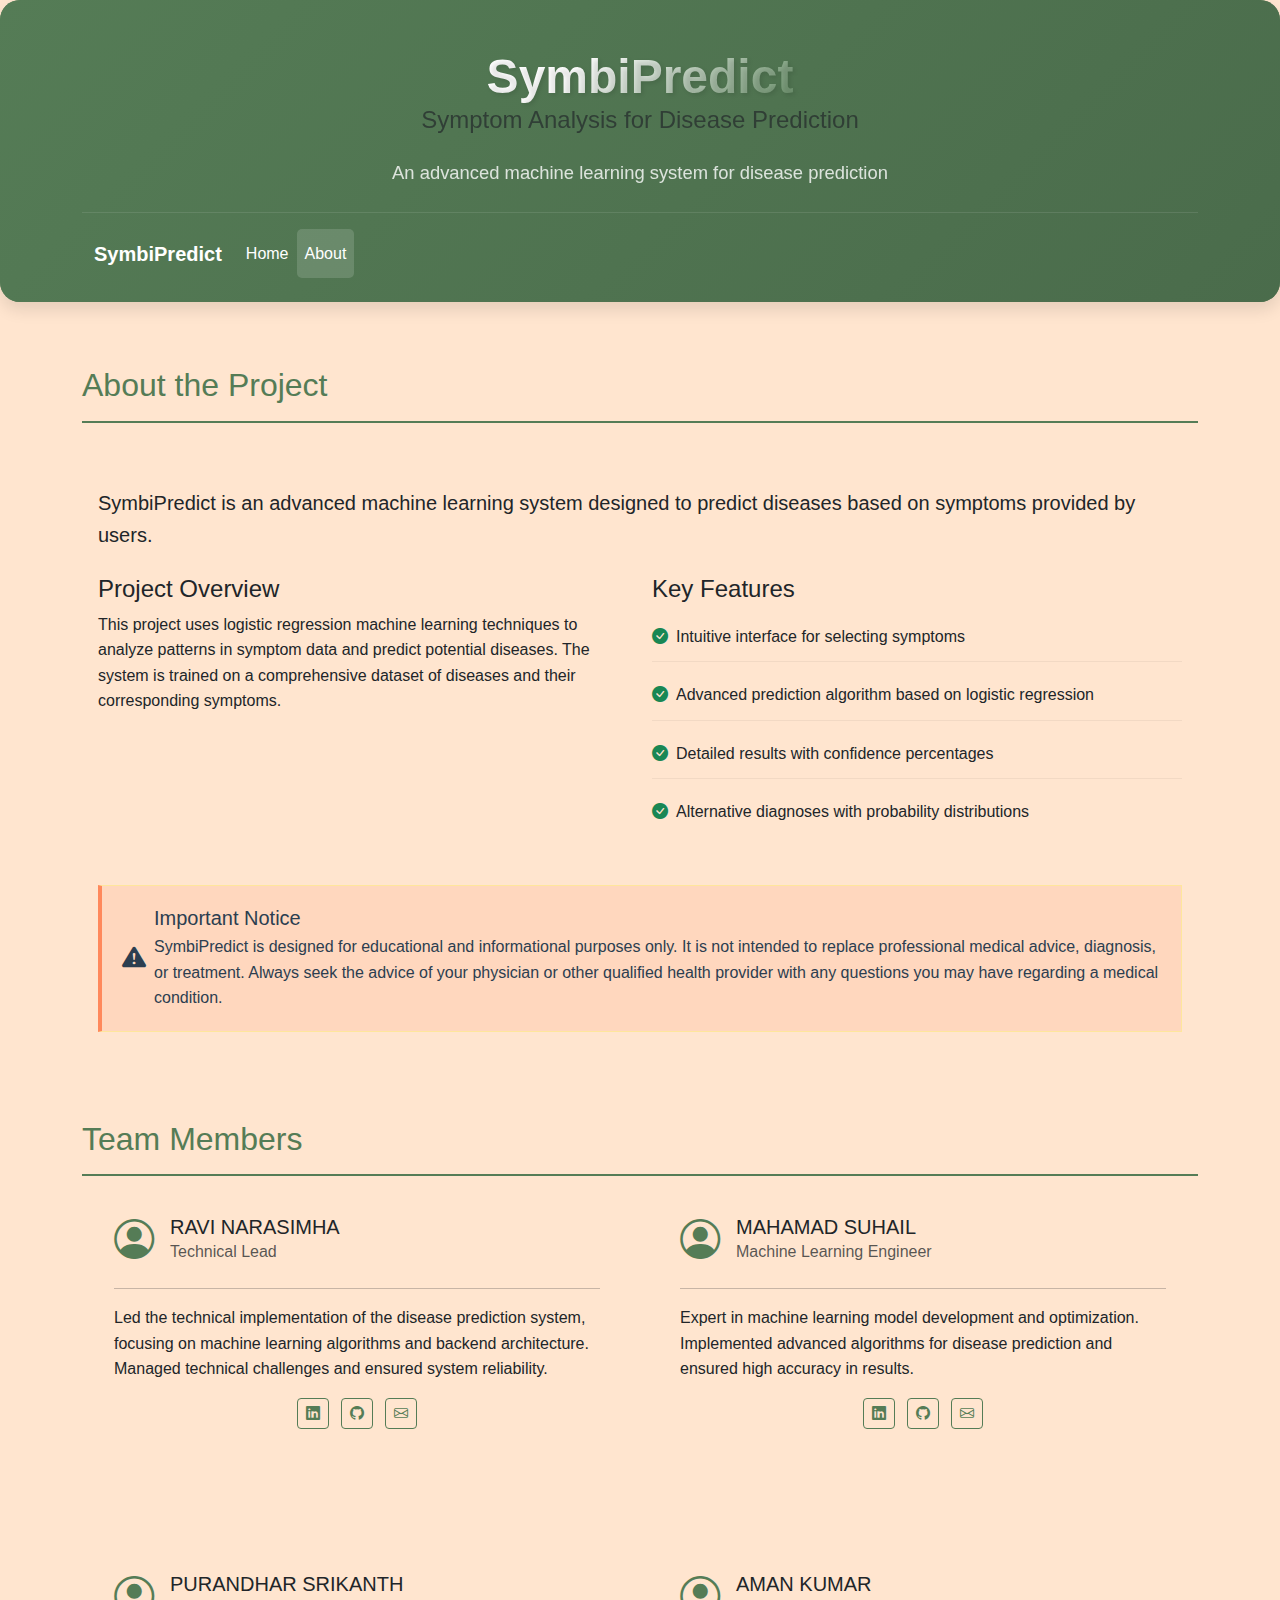
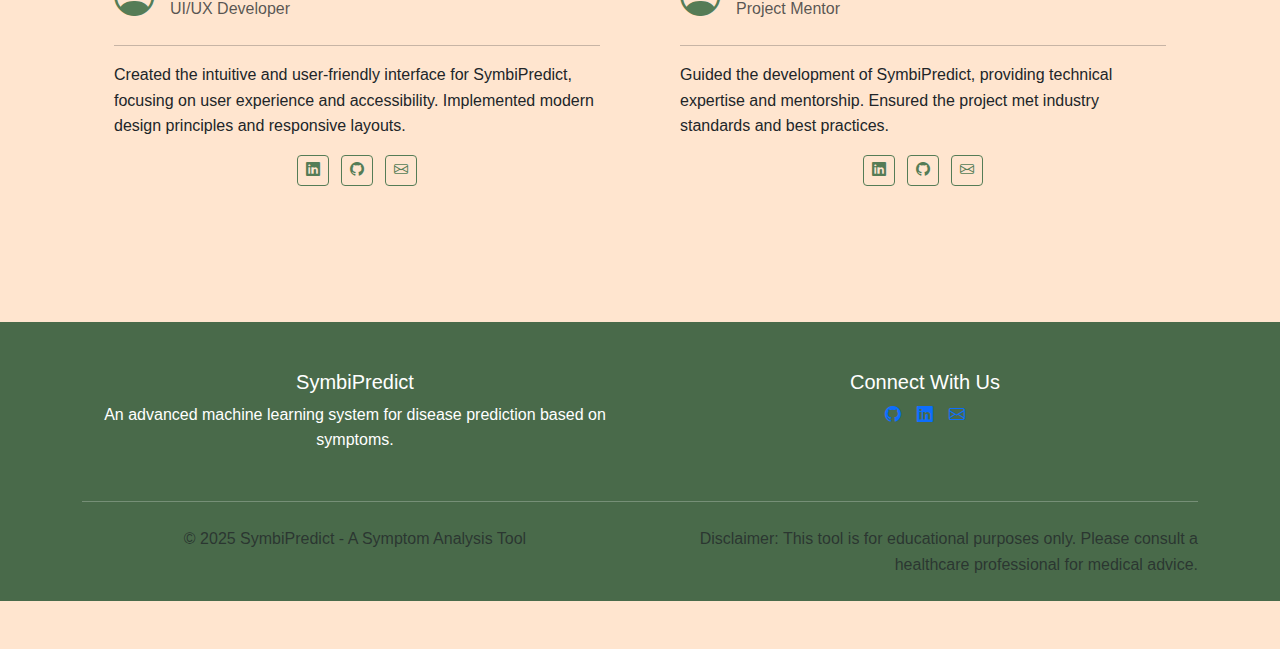
<file: templates/about.html>
<!DOCTYPE html>
<html lang="en">
<head>
    <meta charset="UTF-8">
    <meta name="viewport" content="width=device-width, initial-scale=1.0">
    <title>About - SymbiPredict</title>
    <link href="https://cdn.jsdelivr.net/npm/bootstrap@5.3.0-alpha1/dist/css/bootstrap.min.css" rel="stylesheet">
    <link rel="stylesheet" href="https://cdn.jsdelivr.net/npm/bootstrap-icons@1.11.1/font/bootstrap-icons.css">
    <link rel="stylesheet" href="/static/css/style.css">
</head>
<body>
    <header class="site-header">
        <div class="container text-center">
            <div class="d-flex flex-column align-items-center">
                <h1 class="mb-0">SymbiPredict</h1>
                <h4 class="text-muted mb-4">Symptom Analysis for Disease Prediction</h4>
                <p class="lead mb-0">An advanced machine learning system for disease prediction</p>
            </div>
            <nav class="navbar navbar-expand-lg navbar-dark mt-4">
                <div class="container-fluid">
                    <a class="navbar-brand" href="/">SymbiPredict</a>
                    <button class="navbar-toggler" type="button" data-bs-toggle="collapse" data-bs-target="#navbarNav" aria-controls="navbarNav" aria-expanded="false" aria-label="Toggle navigation">
                        <span class="navbar-toggler-icon"></span>
                    </button>
                    <div class="collapse navbar-collapse" id="navbarNav">
                        <ul class="navbar-nav me-auto">
                            <li class="nav-item">
                                <a class="nav-link" href="/">Home</a>
                            </li>
                            <li class="nav-item">
                                <a class="nav-link active" aria-current="page" href="/about">About</a>
                            </li>
                        </ul>
                    </div>
                </div>
            </nav>
        </div>
    </header>

    <div class="container">

        <div class="card mb-4">
            <div class="card-header d-flex justify-content-between align-items-center">
                <h2 class="mb-0">About the Project</h2>
            </div>
            <div class="card-body">
                <div class="text-center mb-5">
                    <i class="bi bi-laptop-medical" style="font-size: 4.5rem; color: var(--primary);"></i>
                </div>
                <p class="lead mb-4">SymbiPredict is an advanced machine learning system designed to predict diseases based on symptoms provided by users.</p>
                
                <div class="row">
                    <div class="col-md-6">
                        <div class="mb-4">
                            <h4>Project Overview</h4>
                            <p>This project uses logistic regression machine learning techniques to analyze patterns in symptom data and predict potential diseases. The system is trained on a comprehensive dataset of diseases and their corresponding symptoms.</p>
                        </div>
                    </div>
                    <div class="col-md-6">
                        <div class="mb-4">
                            <h4>Key Features</h4>
                            <ul class="feature-list">
                                <li class="feature-item">
                                    <i class="bi bi-check-circle-fill text-success me-2"></i>
                                    Intuitive interface for selecting symptoms
                                </li>
                                <li class="feature-item">
                                    <i class="bi bi-check-circle-fill text-success me-2"></i>
                                    Advanced prediction algorithm based on logistic regression
                                </li>
                                <li class="feature-item">
                                    <i class="bi bi-check-circle-fill text-success me-2"></i>
                                    Detailed results with confidence percentages
                                </li>
                                <li class="feature-item">
                                    <i class="bi bi-check-circle-fill text-success me-2"></i>
                                    Alternative diagnoses with probability distributions
                                </li>
                            </ul>
                        </div>
                    </div>
                </div>
                
                <div class="alert alert-warning mt-4">
                    <div class="d-flex align-items-center">
                        <i class="bi bi-exclamation-triangle-fill me-2" style="font-size: 1.5rem;"></i>
                        <div>
                            <h5 class="mb-1">Important Notice</h5>
                            <p class="mb-0">SymbiPredict is designed for educational and informational purposes only. It is not intended to replace professional medical advice, diagnosis, or treatment. Always seek the advice of your physician or other qualified health provider with any questions you may have regarding a medical condition.</p>
                        </div>
                    </div>
                </div>
            </div>
        </div>

        <div class="card mb-4">
            <div class="card-header d-flex justify-content-between align-items-center">
                <h2 class="mb-0">Team Members</h2>
            </div>
            <div class="card-body">
                <div class="row g-5">
                    <!-- First Row -->
                    <div class="col-md-6 mb-4">
                        <div class="team-member">
                            <div class="card h-100 team-card">
                                <div class="card-body">
                                    <div class="d-flex align-items-center mb-3">
                                        <div class="avatar me-3">
                                            <i class="bi bi-person-circle" style="font-size: 2.5rem; color: var(--primary);"></i>
                                        </div>
                                        <div>
                                            <h5 class="card-title mb-0">RAVI NARASIMHA</h5>
                                            <p class="card-text text-muted mb-0">Technical Lead</p>
                                        </div>
                                    </div>
                                    <hr>
                                    <p class="mb-3">Led the technical implementation of the disease prediction system, focusing on machine learning algorithms and backend architecture. Managed technical challenges and ensured system reliability.</p>
                                    <div class="text-center">
                                        <a href="#" class="btn btn-outline-primary btn-sm me-2">
                                            <i class="bi bi-linkedin"></i>
                                        </a>
                                        <a href="#" class="btn btn-outline-primary btn-sm me-2">
                                            <i class="bi bi-github"></i>
                                        </a>
                                        <a href="#" class="btn btn-outline-primary btn-sm">
                                            <i class="bi bi-envelope"></i>
                                        </a>
                                    </div>
                                </div>
                            </div>
                        </div>
                    </div>
                    
                    <div class="col-md-6 mb-4">
                        <div class="team-member">
                            <div class="card h-100 team-card">
                                <div class="card-body">
                                    <div class="d-flex align-items-center mb-3">
                                        <div class="avatar me-3">
                                            <i class="bi bi-person-circle" style="font-size: 2.5rem; color: var(--primary);"></i>
                                        </div>
                                        <div>
                                            <h5 class="card-title mb-0">MAHAMAD SUHAIL</h5>
                                            <p class="card-text text-muted mb-0">Machine Learning Engineer</p>
                                        </div>
                                    </div>
                                    <hr>
                                    <p class="mb-3">Expert in machine learning model development and optimization. Implemented advanced algorithms for disease prediction and ensured high accuracy in results.</p>
                                    <div class="text-center">
                                        <a href="#" class="btn btn-outline-primary btn-sm me-2">
                                            <i class="bi bi-linkedin"></i>
                                        </a>
                                        <a href="#" class="btn btn-outline-primary btn-sm me-2">
                                            <i class="bi bi-github"></i>
                                        </a>
                                        <a href="#" class="btn btn-outline-primary btn-sm">
                                            <i class="bi bi-envelope"></i>
                                        </a>
                                    </div>
                                </div>
                            </div>
                        </div>
                    </div>
                    
                    <!-- Second Row -->
                    <div class="col-md-6 mb-4">
                        <div class="team-member">
                            <div class="card h-100 team-card">
                                <div class="card-body">
                                    <div class="d-flex align-items-center mb-3">
                                        <div class="avatar me-3">
                                            <i class="bi bi-person-circle" style="font-size: 2.5rem; color: var(--primary);"></i>
                                        </div>
                                        <div>
                                            <h5 class="card-title mb-0">PURANDHAR SRIKANTH</h5>
                                            <p class="card-text text-muted mb-0">UI/UX Developer</p>
                                        </div>
                                    </div>
                                    <hr>
                                    <p class="mb-3">Created the intuitive and user-friendly interface for SymbiPredict, focusing on user experience and accessibility. Implemented modern design principles and responsive layouts.</p>
                                    <div class="text-center">
                                        <a href="#" class="btn btn-outline-primary btn-sm me-2">
                                            <i class="bi bi-linkedin"></i>
                                        </a>
                                        <a href="#" class="btn btn-outline-primary btn-sm me-2">
                                            <i class="bi bi-github"></i>
                                        </a>
                                        <a href="#" class="btn btn-outline-primary btn-sm">
                                            <i class="bi bi-envelope"></i>
                                        </a>
                                    </div>
                                </div>
                            </div>
                        </div>
                    </div>
                    
                    <div class="col-md-6 mb-4">
                        <div class="team-member">
                            <div class="card h-100 team-card">
                                <div class="card-body">
                                    <div class="d-flex align-items-center mb-3">
                                        <div class="avatar me-3">
                                            <i class="bi bi-person-circle" style="font-size: 2.5rem; color: var(--primary);"></i>
                                        </div>
                                        <div>
                                            <h5 class="card-title mb-0">AMAN KUMAR</h5>
                                            <p class="card-text text-muted mb-0">Project Mentor</p>
                                        </div>
                                    </div>
                                    <hr>
                                    <p class="mb-3">Guided the development of SymbiPredict, providing technical expertise and mentorship. Ensured the project met industry standards and best practices.</p>
                                    <div class="text-center">
                                        <a href="#" class="btn btn-outline-primary btn-sm me-2">
                                            <i class="bi bi-linkedin"></i>
                                        </a>
                                        <a href="#" class="btn btn-outline-primary btn-sm me-2">
                                            <i class="bi bi-github"></i>
                                        </a>
                                        <a href="#" class="btn btn-outline-primary btn-sm">
                                            <i class="bi bi-envelope"></i>
                                        </a>
                                    </div>
                                </div>
                            </div>
                        </div>
                    </div>
                </div>
            </div>
        </div>
    </div>

    <footer class="mt-5 pt-5">
        <div class="container text-center">
            <div class="row">
                <div class="col-md-6">
                    <div class="mb-4">
                        <h5>SymbiPredict</h5>
                        <p>An advanced machine learning system for disease prediction based on symptoms.</p>
                    </div>
                </div>
                <div class="col-md-6">
                    <div class="mb-4">
                        <h5>Connect With Us</h5>
                        <div class="social-links d-flex justify-content-center gap-3">
                            <a href="#" class="text-primary">
                                <i class="bi bi-github"></i>
                            </a>
                            <a href="#" class="text-primary">
                                <i class="bi bi-linkedin"></i>
                            </a>
                            <a href="#" class="text-primary">
                                <i class="bi bi-envelope"></i>
                            </a>
                        </div>
                    </div>
                </div>
            </div>
            <hr class="my-4">
            <div class="row">
                <div class="col-md-6">
                    <p class="text-muted mb-0">© 2025 SymbiPredict - A Symptom Analysis Tool</p>
                </div>
                <div class="col-md-6 text-md-end">
                    <p class="text-muted mb-0">Disclaimer: This tool is for educational purposes only. Please consult a healthcare professional for medical advice.</p>
                </div>
            </div>
        </div>
    </footer>
</body>
</html>

    <script src="https://cdn.jsdelivr.net/npm/bootstrap@5.3.0-alpha1/dist/js/bootstrap.bundle.min.js"></script>
</body>
</html>
</file>
<file: static/css/style.css>
:root {
  --primary: #557C56;
  --primary-dark: #496a4a;
  --primary-light: #6b916b;
  --secondary: #FF885B;
  --secondary-dark: #ee7c51;
  --light: #FFE5CF;
  --dark: #2c3e50;
  --text-dark: #2c3e50;
  --text-light: #555;
  --white: #ffffff;
  --gray-100: #f8f9fa;
  --gray-200: #e9ecef;
  --gray-300: #dee2e6;
  --gray-800: #343a40;
}

body {
  background-color: var(--light);
  font-family: 'Segoe UI', Tahoma, Geneva, Verdana, sans-serif;
  color: var(--dark);
  line-height: 1.6;
  padding-bottom: 3rem;
}

.navbar {
  background-color: transparent;
  padding: 1rem 0;
  margin-top: 1rem;
  border-top: 1px solid rgba(255, 255, 255, 0.1);
}

.navbar-brand {
  color: var(--white);
  font-weight: bold;
  font-size: 1.25rem;
  transition: all 0.3s ease;
}

.navbar-brand:hover {
  color: var(--primary-light);
  transform: translateY(-2px);
}

.nav-link {
  color: var(--white);
  font-weight: 500;
  padding: 0.75rem 1rem;
  transition: all 0.3s ease;
}

.nav-link:hover {
  color: var(--primary-light);
  background-color: rgba(255, 255, 255, 0.1);
  border-radius: 5px;
}

.nav-link.active {
  color: var(--primary-light);
  background-color: rgba(255, 255, 255, 0.15);
  border-radius: 5px;
}

.navbar-toggler {
  border: none;
  padding: 0.5rem;
}

.navbar-toggler-icon {
  background-image: url("data:image/svg+xml,%3csvg xmlns='http://www.w3.org/2000/svg' viewBox='0 0 30 30'%3e%3cpath stroke='rgba%28255, 255, 255, 0.85%29' stroke-linecap='round' stroke-miterlimit='10' stroke-width='2' d='M4 7h22M4 15h22M4 23h22'/%3e%3c/svg%3e");
}

.navbar-toggler:hover .navbar-toggler-icon {
  background-image: url("data:image/svg+xml,%3csvg xmlns='http://www.w3.org/2000/svg' viewBox='0 0 30 30'%3e%3cpath stroke='rgba%28255, 255, 255, 1%29' stroke-linecap='round' stroke-miterlimit='10' stroke-width='2' d='M4 7h22M4 15h22M4 23h22'/%3e%3c/svg%3e");
}

.navbar-brand {
  color: var(--white);
  font-weight: bold;
  font-size: 1.25rem;
}

.site-header {
  background-color: var(--primary);
  color: var(--white);
  padding: 3rem 0 0.5rem;
  margin-bottom: 3rem;
  border-radius: 20px;
  box-shadow: 0 8px 16px rgba(0, 0, 0, 0.1);
  position: relative;
  overflow: hidden;
}

.site-header::before {
  content: '';
  position: absolute;
  top: 0;
  left: 0;
  right: 0;
  bottom: 0;
  background: linear-gradient(135deg, var(--primary) 0%, var(--primary-dark) 100%);
  opacity: 0.9;
  z-index: 0;
}

.site-header .container {
  position: relative;
  z-index: 1;
}

.site-header h1 {
  font-size: 3rem;
  font-weight: 700;
  margin-bottom: 1rem;
  background: linear-gradient(135deg, var(--white) 30%, var(--primary-light) 100%);
  background-clip: text;
  -webkit-background-clip: text;
  -webkit-text-fill-color: transparent;
  text-shadow: 2px 2px 4px rgba(0, 0, 0, 0.1);
}

.site-header h4 {
  font-size: 1.5rem;
  font-weight: 500;
  margin-bottom: 0.75rem;
  opacity: 0.9;
}

.site-header .lead {
  font-size: 1.15rem;
  opacity: 0.8;
  margin-bottom: 1.5rem;
}

.card {
  border: none;
  background-color: transparent;
  margin-bottom: 2rem;
  transition: all 0.3s ease;
}

.section-container {
  padding: 1.5rem 0;
  border-bottom: 1px solid var(--gray-200);
  margin-bottom: 1.5rem;
}

/* Ensures prediction results stay within container */
#resultCard, #resultContent {
  width: 100%;
  max-width: 100%;
  overflow: hidden;
  padding-left: 0 !important;
  padding-right: 0 !important;
}

.table-responsive {
  overflow-x: auto;
  max-width: 100%;
}

.table {
  width: 100%;
  margin-bottom: 1rem;
  table-layout: fixed;
}

/* Fix alignment issues */
.row.mx-0 {
  margin-left: 0 !important;
  margin-right: 0 !important;
  width: 100%;
}

.section-header {
  width: 100%;
  max-width: 100%;
  overflow: hidden;
}

.prediction-result {
  max-width: 100%;
  overflow: hidden;
}

/* Base containment fixes */
.container-fluid.p-0 {
  padding-left: 0 !important;
  padding-right: 0 !important;
  overflow-x: hidden;
}

/* Feature list with transparent background */
.feature-list {
  list-style: none;
  padding: 0;
  margin: 0;
}

.feature-item {
  padding: 0.75rem 0;
  margin-bottom: 0.5rem;
  background: transparent;
  border-bottom: 1px solid rgba(0, 0, 0, 0.05);
  display: flex;
  align-items: center;
}

.feature-item:last-child {
  border-bottom: none;
}

.section-header {
  color: var(--primary);
  font-weight: 600;
  padding: 1rem 0;
  margin-bottom: 1.5rem;
  border-bottom: 2px solid var(--primary);
}

.card-header {
  background-color: transparent;
  color: var(--primary);
  font-weight: 600;
  padding: 1rem 0;
  border-bottom: 2px solid var(--primary);
}

.alert-warning {
  background-color: rgba(255, 136, 91, 0.15);
  color: var(--dark);
  border-left: 4px solid var(--secondary);
  padding: 1.25rem;
  border-radius: 0;
  margin-bottom: 2rem;
}

.btn-primary {
  background-color: var(--primary);
  border-color: var(--primary);
  padding: 0.75rem 1.5rem;
  font-weight: 500;
  border-radius: 10px;
  transition: all 0.3s ease;
  box-shadow: 0 2px 4px rgba(0, 0, 0, 0.1);
}

.btn-primary:hover {
  background-color: var(--primary-dark);
  border-color: var(--primary-dark);
  transform: translateY(-2px);
  box-shadow: 0 4px 8px rgba(0, 0, 0, 0.15);
}

.btn-primary:active {
  background-color: var(--primary-dark);
  border-color: var(--primary-dark);
  transform: translateY(0);
  box-shadow: 0 2px 4px rgba(0, 0, 0, 0.1);
}

.btn-primary:hover {
  background-color: #496a4a;
  border-color: #496a4a;
}

.btn-secondary {
  background-color: var(--secondary);
  border-color: var(--secondary);
  padding: 0.75rem 1.5rem;
  font-weight: 500;
  border-radius: 10px;
  transition: all 0.3s ease;
  box-shadow: 0 2px 4px rgba(0, 0, 0, 0.1);
}

.btn-secondary:hover {
  background-color: var(--secondary-dark);
  border-color: var(--secondary-dark);
  transform: translateY(-2px);
  box-shadow: 0 4px 8px rgba(0, 0, 0, 0.15);
}

.btn-secondary:active {
  background-color: var(--secondary-dark);
  border-color: var(--secondary-dark);
  transform: translateY(0);
  box-shadow: 0 2px 4px rgba(0, 0, 0, 0.1);
}

.btn-secondary:hover {
  background-color: #ee7c51;
  border-color: #ee7c51;
}

.btn-outline-primary {
  color: var(--primary);
  border-color: var(--primary);
  transition: all 0.3s ease;
}

.btn-outline-primary:hover {
  background-color: var(--primary);
  color: var(--white);
  transform: translateY(-2px);
  box-shadow: 0 2px 4px rgba(0, 0, 0, 0.1);
}

.btn-outline-secondary {
  color: var(--text-dark);
  border-color: var(--gray-300);
  transition: all 0.3s ease;
  padding: 0.25rem 0.5rem;
}

.btn-outline-secondary:hover {
  background-color: var(--gray-200);
  color: var(--primary);
  border-color: var(--primary);
}

.symptom-item {
  padding: 0.75rem;
  margin: 0.5rem 0;
  border-radius: 0;
  background-color: transparent;
  border-bottom: 1px solid var(--gray-200);
  transition: all 0.3s ease;
  cursor: pointer;
}

.symptom-item:hover {
  background-color: var(--gray-100);
  transform: translateY(-2px);
  box-shadow: 0 2px 4px rgba(0, 0, 0, 0.1);
}

.symptom-item:hover {
  background-color: var(--gray-100);
  transform: translateY(-2px);
}

.selected-symptoms {
  margin-top: 1rem;
}

.symptom-badge {
  margin: 0.5rem;
  padding: 0.75rem 1rem;
  background-color: var(--primary);
  color: var(--white);
  border-radius: 30px;
  display: inline-flex;
  align-items: center;
  gap: 0.5rem;
  font-weight: 500;
}

.symptom-badge button {
  background: none;
  border: none;
  color: var(--white);
  font-size: 0.875rem;
  padding: 0.25rem 0.5rem;
  border-radius: 5px;
  cursor: pointer;
  transition: all 0.2s ease;
}

.symptom-badge button:hover {
  background-color: rgba(255, 255, 255, 0.1);
}

.symptom-badge button {
  margin-left: 0.5rem;
  padding: 0;
  background: none;
  border: none;
  color: var(--white);
  font-weight: bold;
}

.prediction-result {
  margin-top: 1rem;
  padding: 1.5rem 0;
  border-radius: 0;
  background-color: transparent;
  color: var(--dark);
  border-left: 4px solid var(--primary);
  padding-left: 1rem;
  margin-bottom: 1.5rem;
}

.progress {
  height: 0.8rem;
  background-color: rgba(255, 255, 255, 0.2);
}

.progress-bar {
  background-color: var(--secondary);
}

.table {
  background-color: var(--white);
}

.form-control, .form-select {
  border-color: var(--gray-300);
}

.form-control:focus, .form-select:focus {
  border-color: var(--primary);
  box-shadow: 0 0 0 0.25rem rgba(85, 124, 86, 0.25);
}

/* Black outlined checkboxes */
.form-check-input {
  border: 2px solid var(--primary-dark);
}

.form-check-input:checked {
  background-color: var(--secondary);
  border-color: var(--primary-dark);
}

footer {
  background-color: var(--primary-dark);
  color: var(--white);
  padding: 1.5rem 0;
  margin-top: 3rem;
}

/* Scrollable symptoms container */
.symptoms-container {
  margin: 1rem 0;
  border: 1px solid var(--gray-300);
  border-radius: 0.5rem;
  background-color: var(--white);
  box-shadow: inset 0 0 5px rgba(0, 0, 0, 0.1);
}

.symptoms-scroll {
  height: 280px;
  max-height: 280px;
  overflow-y: auto;
  padding: 0.5rem;
  display: block;
  scrollbar-width: thin;
}

.symptoms-scroll::-webkit-scrollbar {
  width: 8px;
}

.symptoms-scroll::-webkit-scrollbar-track {
  background: var(--light);
  border-radius: 10px;
}

.symptoms-scroll::-webkit-scrollbar-thumb {
  background: var(--secondary);
  border-radius: 10px;
}

.symptoms-scroll::-webkit-scrollbar-thumb:hover {
  background: var(--primary);
}

.symptom-item {
  width: 100%;
  margin: 0.25rem 0;
  padding: 0.5rem 1rem;
  background-color: var(--white);
  border-radius: 0.25rem;
  transition: all 0.2s ease;
}

.symptom-item:hover {
  background-color: var(--gray-100);
}

.loading {
  display: none;
  margin: 1rem 0;
}
</file>
